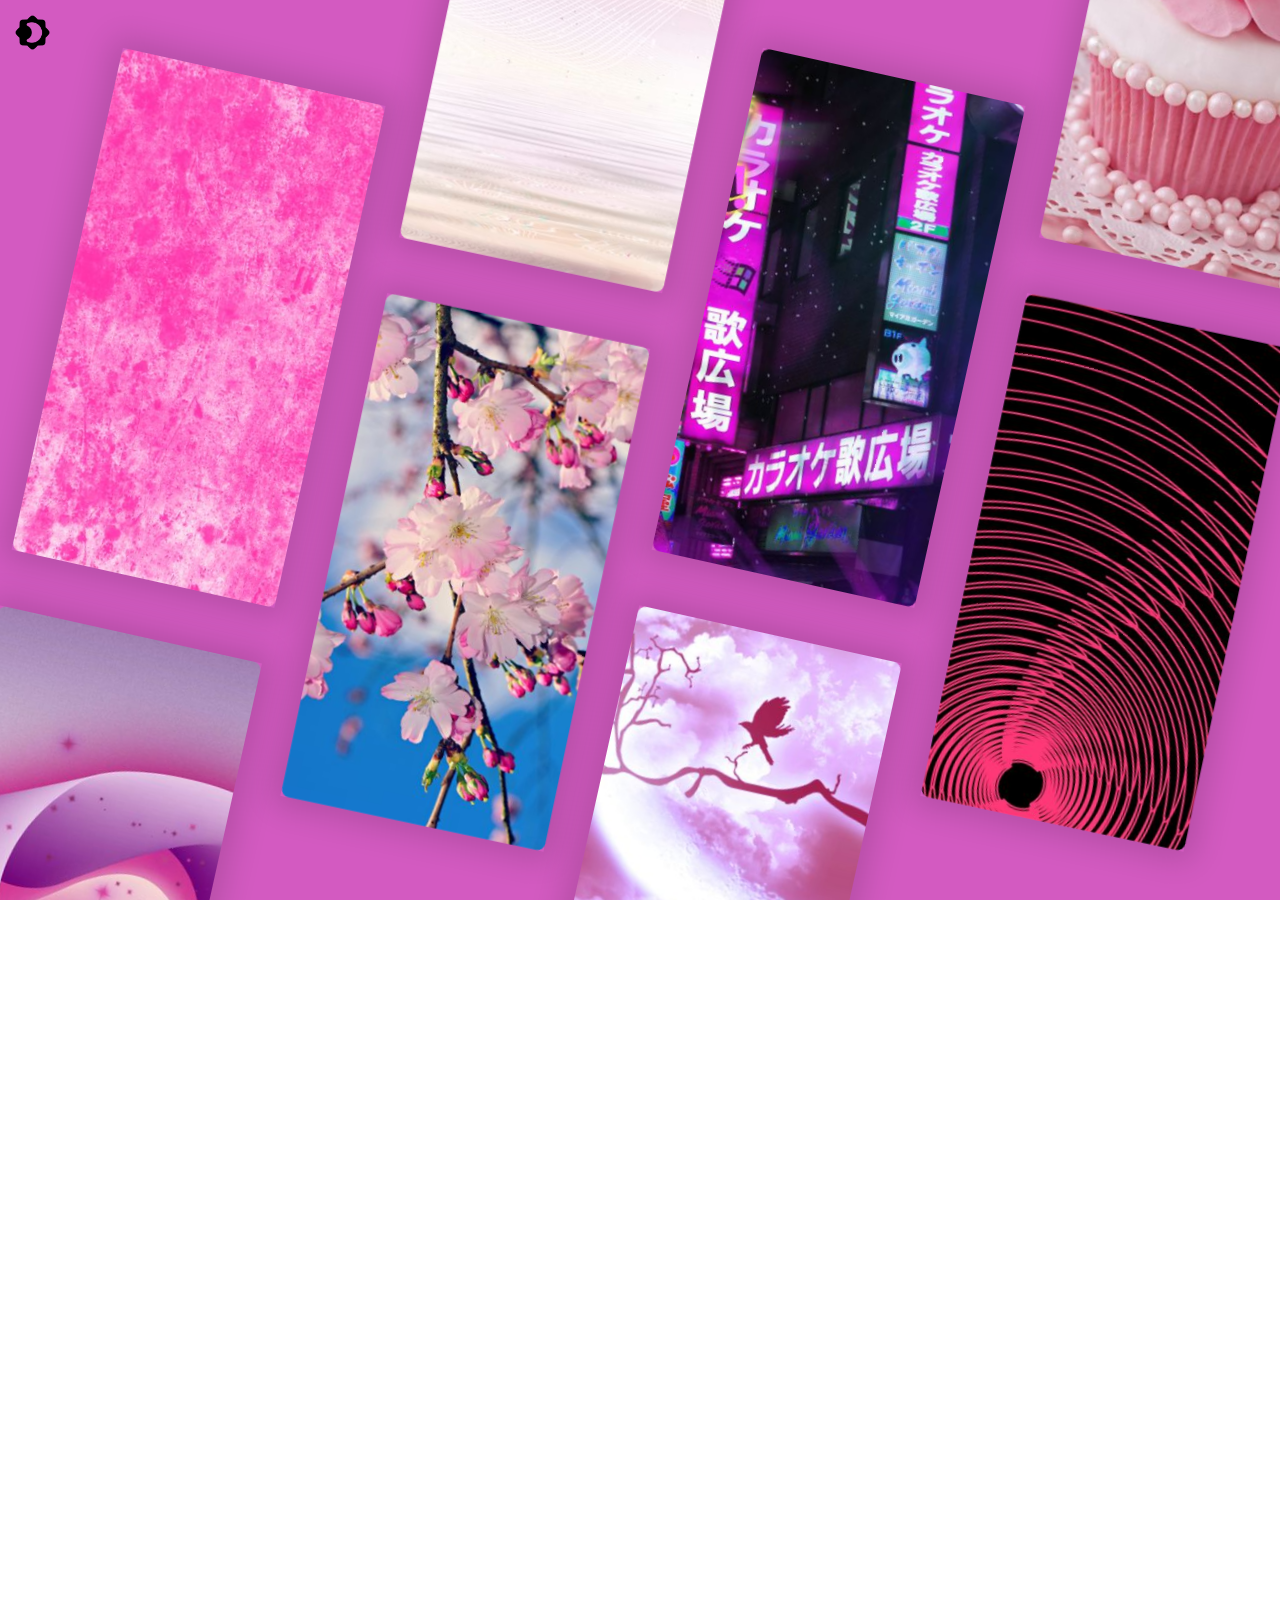
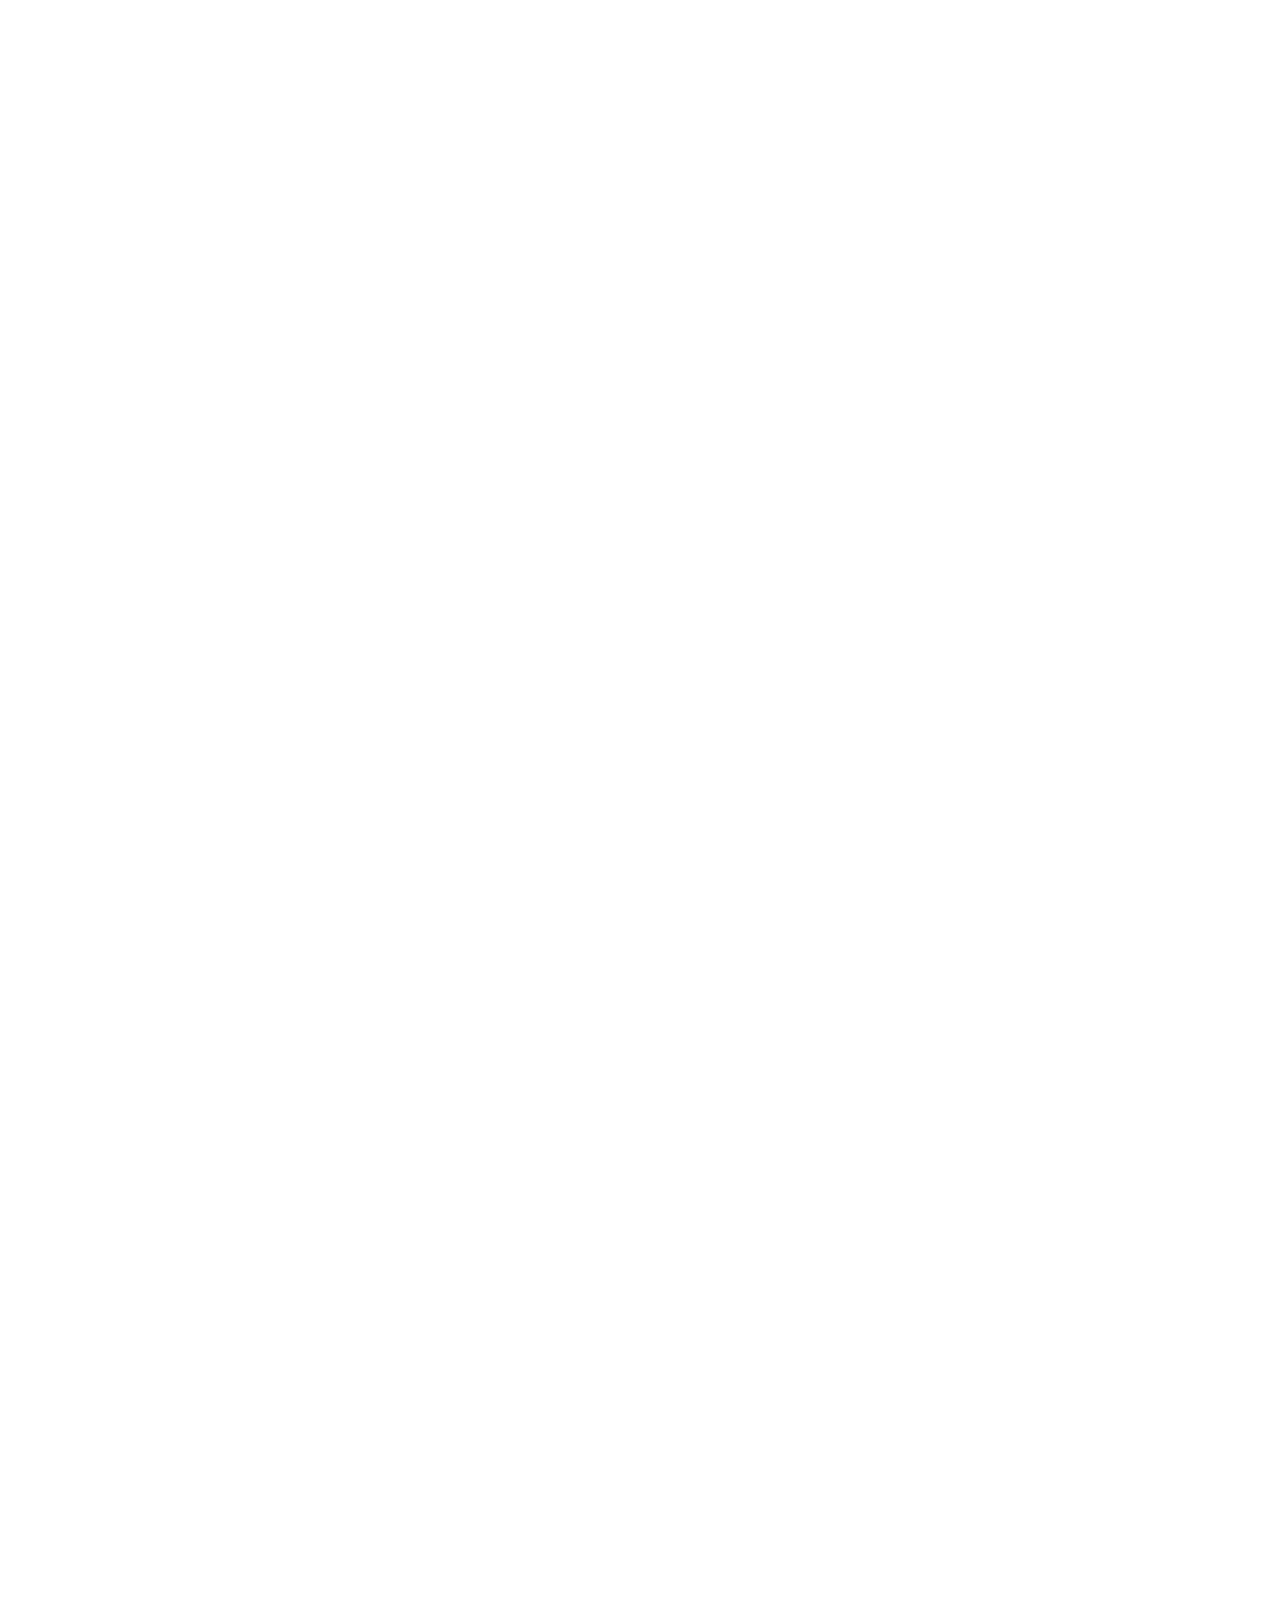
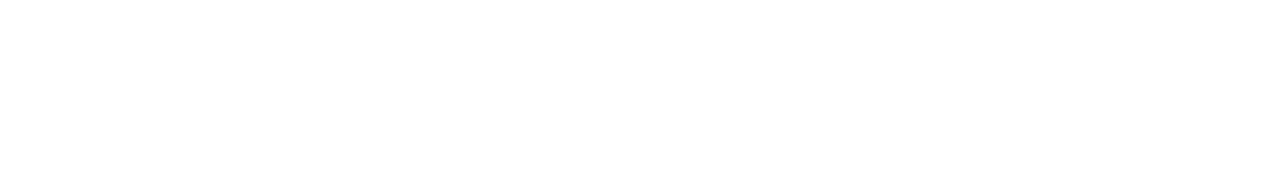
<file: index.html>
<!DOCTYPE html>
<html lang="en">
<head>

	<meta charset="UTF-8">
	<meta http-equiv="X-UA-Compatible" content="IE=edge">
	<meta name="viewport" content="width=device-width, initial-scale=1.0">
	<link rel="shortcut icon" href="favicon.ico" type="image/x-icon">

	<title>Pink Scroll</title>

	<link rel="stylesheet" href="libs/swiper/swiper-bundle.min.css">
	<link rel="stylesheet" href="css/style.css">

	<script src="libs/swiper/swiper-bundle.min.js" defer></script>
	<script src="libs/swiper/bindSwipers.js" defer></script>
	<script src="js/app.js" defer></script>

</head>
<body>

	<div class="main-wrapper">

        <a href="scroll_theme_dark/index.html"><img src="img/dark_theme.png" class="button__dark-theme" alt="Иконка тёмной темы"></a>

		<div class="swiper slider slider1">
			<div class="swiper-wrapper slider__wrapper">
				<div class="swiper-slide slider__item">
					<div class="slider__img" style="background-image: url(img/1.jpeg);"></div>
				</div>
				<div class="swiper-slide slider__item">
					<div class="slider__img" style="background-image: url(img/2.jpeg);"></div>
				</div>
				<div class="swiper-slide slider__item">
					<div class="slider__img" style="background-image: url(img/3.jpeg);"></div>
				</div>
				<div class="swiper-slide slider__item">
					<div class="slider__img" style="background-image: url(img/4.jpeg);"></div>
				</div>
				<div class="swiper-slide slider__item">
					<div class="slider__img" style="background-image: url(img/5.jpeg);"></div>
				</div>
				<div class="swiper-slide slider__item">
					<div class="slider__img" style="background-image: url(img/6.jpeg);"></div>
				</div>
			</div>
		</div>
		<div class="swiper slider slider2">
			<div class="swiper-wrapper slider__wrapper">
				<div class="swiper-slide slider__item">
					<div class="slider__img" style="background-image: url(img/7.jpeg);"></div>
				</div>
				<div class="swiper-slide slider__item">
					<div class="slider__img" style="background-image: url(img/8.jpeg);"></div>
				</div>
				<div class="swiper-slide slider__item">
					<div class="slider__img" style="background-image: url(img/9.jpeg);"></div>
				</div>
				<div class="swiper-slide slider__item">
					<div class="slider__img" style="background-image: url(img/10.jpeg);"></div>
				</div>
				<div class="swiper-slide slider__item">
					<div class="slider__img" style="background-image: url(img/11.jpeg);"></div>
				</div>
				<div class="swiper-slide slider__item">
					<div class="slider__img" style="background-image: url(img/12.jpeg);"></div>
				</div>
			</div>
		</div>
		<div class="swiper slider slider3">
			<div class="swiper-wrapper slider__wrapper">
				<div class="swiper-slide slider__item">
					<div class="slider__img" style="background-image: url(img/13.jpeg);"></div>
				</div>
				<div class="swiper-slide slider__item">
					<div class="slider__img" style="background-image: url(img/14.jpeg);"></div>
				</div>
				<div class="swiper-slide slider__item">
					<div class="slider__img" style="background-image: url(img/15.jpeg);"></div>
				</div>
				<div class="swiper-slide slider__item">
					<div class="slider__img" style="background-image: url(img/16.jpeg);"></div>
				</div>
				<div class="swiper-slide slider__item">
					<div class="slider__img" style="background-image: url(img/17.jpeg);"></div>
				</div>
				<div class="swiper-slide slider__item">
					<div class="slider__img" style="background-image: url(img/18.jpeg);"></div>
				</div>
			</div>
		</div>
		<div class="swiper slider slider4">
			<div class="swiper-wrapper slider__wrapper">
				<div class="swiper-slide slider__item">
					<div class="slider__img" style="background-image: url(img/19.jpeg);"></div>
				</div>
				<div class="swiper-slide slider__item">
					<div class="slider__img" style="background-image: url(img/20.jpeg);"></div>
				</div>
				<div class="swiper-slide slider__item">
					<div class="slider__img" style="background-image: url(img/21.jpeg);"></div>
				</div>
				<div class="swiper-slide slider__item">
					<div class="slider__img" style="background-image: url(img/22.jpeg);"></div>
				</div>
				<div class="swiper-slide slider__item">
					<div class="slider__img" style="background-image: url(img/23.jpeg);"></div>
				</div>
				<div class="swiper-slide slider__item">
					<div class="slider__img" style="background-image: url(img/24.jpeg);"></div>
				</div>
			</div>
		</div>

	</div>

</body>
</html>
</file>
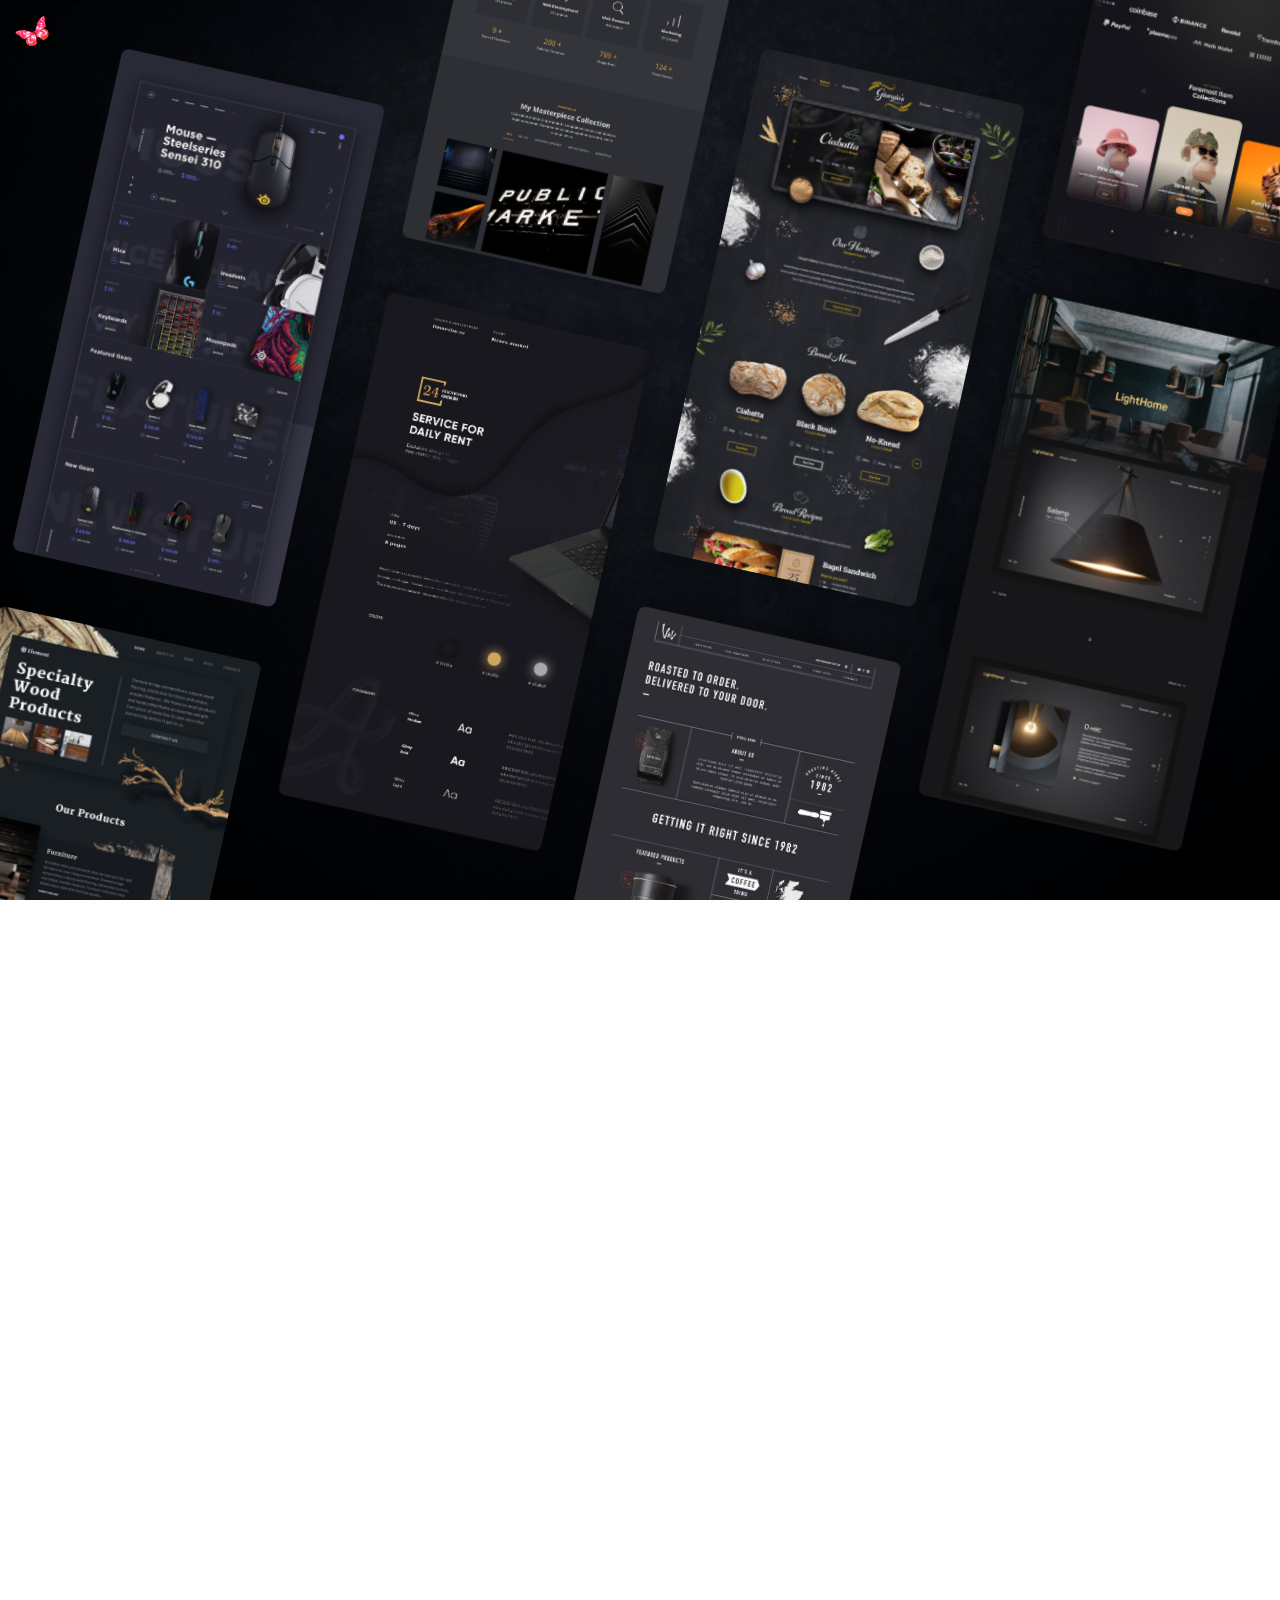
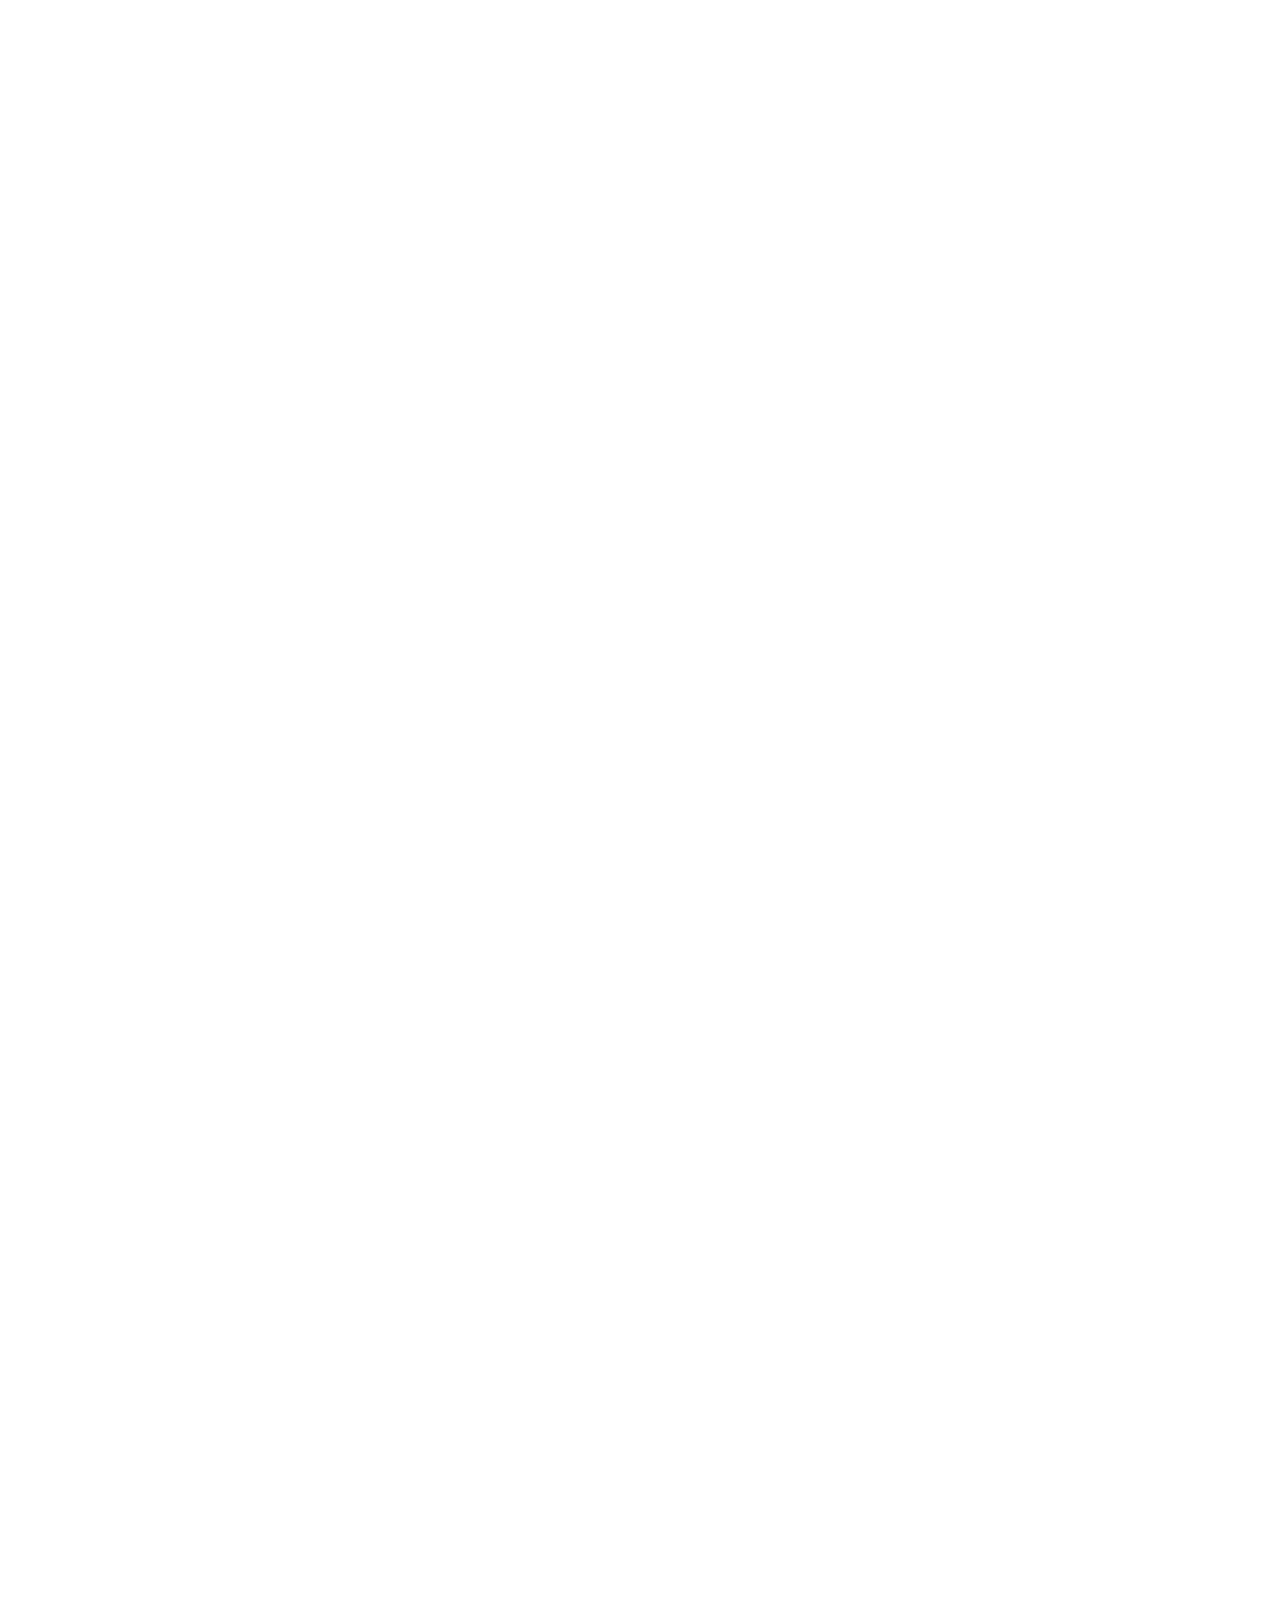
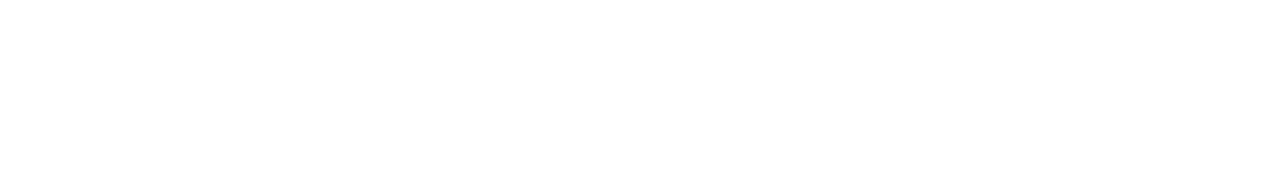
<file: scroll_theme_dark/index.html>
<!DOCTYPE html>
<html lang="en">
<head>

	<meta charset="UTF-8">
	<meta http-equiv="X-UA-Compatible" content="IE=edge">
	<meta name="viewport" content="width=device-width, initial-scale=1.0">
	<link rel="shortcut icon" href="favicon.ico" type="image/x-icon">

	<title>Dark Scroll</title>

	<link rel="stylesheet" href="libs/swiper/swiper-bundle.min.css">
	<link rel="stylesheet" href="css/style.css">

	<script src="libs/swiper/swiper-bundle.min.js" defer></script>
	<script src="libs/swiper/bindSwipers.js" defer></script>
	<script src="js/app.js" defer></script>

</head>
<body>

	<div class="main-wrapper">

		<a href="../index.html"><img src="img/pink_theme.png" class="button__pink-theme" alt="Иконка тёмной темы"></a>

		<div class="swiper slider slider1">
			<div class="swiper-wrapper slider__wrapper">
				<div class="swiper-slide slider__item">
					<div class="slider__img" style="background-image: url(img/1.jpg);"></div>
				</div>
				<div class="swiper-slide slider__item">
					<div class="slider__img" style="background-image: url(img/2.jpg);"></div>
				</div>
				<div class="swiper-slide slider__item">
					<div class="slider__img" style="background-image: url(img/3.jpg);"></div>
				</div>
				<div class="swiper-slide slider__item">
					<div class="slider__img" style="background-image: url(img/4.jpg);"></div>
				</div>
				<div class="swiper-slide slider__item">
					<div class="slider__img" style="background-image: url(img/5.jpg);"></div>
				</div>
				<div class="swiper-slide slider__item">
					<div class="slider__img" style="background-image: url(img/6.jpg);"></div>
				</div>
			</div>
		</div>
		<div class="swiper slider slider2">
			<div class="swiper-wrapper slider__wrapper">
				<div class="swiper-slide slider__item">
					<div class="slider__img" style="background-image: url(img/7.jpg);"></div>
				</div>
				<div class="swiper-slide slider__item">
					<div class="slider__img" style="background-image: url(img/8.jpg);"></div>
				</div>
				<div class="swiper-slide slider__item">
					<div class="slider__img" style="background-image: url(img/9.jpg);"></div>
				</div>
				<div class="swiper-slide slider__item">
					<div class="slider__img" style="background-image: url(img/10.jpg);"></div>
				</div>
				<div class="swiper-slide slider__item">
					<div class="slider__img" style="background-image: url(img/11.jpg);"></div>
				</div>
				<div class="swiper-slide slider__item">
					<div class="slider__img" style="background-image: url(img/12.jpg);"></div>
				</div>
			</div>
		</div>
		<div class="swiper slider slider3">
			<div class="swiper-wrapper slider__wrapper">
				<div class="swiper-slide slider__item">
					<div class="slider__img" style="background-image: url(img/13.jpg);"></div>
				</div>
				<div class="swiper-slide slider__item">
					<div class="slider__img" style="background-image: url(img/14.jpg);"></div>
				</div>
				<div class="swiper-slide slider__item">
					<div class="slider__img" style="background-image: url(img/15.jpg);"></div>
				</div>
				<div class="swiper-slide slider__item">
					<div class="slider__img" style="background-image: url(img/16.jpg);"></div>
				</div>
				<div class="swiper-slide slider__item">
					<div class="slider__img" style="background-image: url(img/17.jpg);"></div>
				</div>
				<div class="swiper-slide slider__item">
					<div class="slider__img" style="background-image: url(img/18.jpg);"></div>
				</div>
			</div>
		</div>
		<div class="swiper slider slider4">
			<div class="swiper-wrapper slider__wrapper">
				<div class="swiper-slide slider__item">
					<div class="slider__img" style="background-image: url(img/19.jpg);"></div>
				</div>
				<div class="swiper-slide slider__item">
					<div class="slider__img" style="background-image: url(img/20.jpg);"></div>
				</div>
				<div class="swiper-slide slider__item">
					<div class="slider__img" style="background-image: url(img/21.jpg);"></div>
				</div>
				<div class="swiper-slide slider__item">
					<div class="slider__img" style="background-image: url(img/22.jpg);"></div>
				</div>
				<div class="swiper-slide slider__item">
					<div class="slider__img" style="background-image: url(img/23.jpg);"></div>
				</div>
				<div class="swiper-slide slider__item">
					<div class="slider__img" style="background-image: url(img/24.jpg);"></div>
				</div>
			</div>
		</div>

	</div>

</body>
</html>
</file>
<file: css/style.css>
* {
	margin: 0;
	padding: 0;
	box-sizing: border-box;
}
:root {
	--index: calc(1vw + 1vh);
	--transition: 1.25s cubic-bezier(.2, .6, 0, 1);
}
html, body {
	height: 100%;
	overflow: hidden;
}
.button__dark-theme {
    margin: 15px;
    width: 35px;
    height: 35px;
    position: absolute;
}
.main-wrapper {
	height: 100%;
	display: flex;
	gap: var(--index);
	background-color: rgb(202 56 180 / 83%);
}
.slider {
	transform: rotate(12.5deg);
	overflow: visible;
}
.slider:nth-child(odd) {
	transform: rotate(192deg);
}
.slider .slider__wrapper {
	transition: var(--transition)!important;
	will-change: transform;
}
.slider__item {
	width: 21vw;
	margin-bottom: calc(var(--index) * 2.6);
	cursor: pointer;
	transition: transform var(--transition);
	will-change: transform;
	box-shadow: rgba(8, 8, 8, 0.15) 0 0 30px 10px;
}
.slider__item:hover {
	transform: scale(1.04);
}
.slider__img {
	width: 100%;
	height: 100%;
	background-size: cover;
	border-radius: 8px;
}
.slider:nth-child(odd) .slider__img {
	transform: rotate(-180deg);
}
</file>
<file: scroll_theme_dark/css/style.css>
* {
	margin: 0;
	padding: 0;
	box-sizing: border-box;
}
:root {
	--index: calc(1vw + 1vh);
	--transition: 1.25s cubic-bezier(.2, .6, 0, 1);
}
html, body {
	height: 100%;
	overflow: hidden;
}
.button__pink-theme {
    margin: 15px;
    width: 35px;
    height: 35px;
    position: absolute;
}
.main-wrapper {
	height: 100%;
	display: flex;
	gap: var(--index);
	background-image: url(../img/bg.jpg);
	background-size: cover;
	background-position: center;
}
.slider {
	transform: rotate(12.5deg);
	overflow: visible;
}
.slider:nth-child(odd) {
	transform: rotate(192.5deg);
}
.slider .slider__wrapper {
	transition: var(--transition)!important;
	will-change: transform;
}
.slider__item {
	width: 21vw;
	margin-bottom: calc(var(--index) * 2.6);
	cursor: pointer;
	transition: transform var(--transition);
	will-change: transform;
	box-shadow: rgb(0 0 0 / .15) 0 0 30px 10px;
}
.slider__item:hover {
	transform: scale(1.04);
}
.slider__img {
	width: 100%;
	height: 100%;
	background-size: cover;
	border-radius: 8px;
}
.slider:nth-child(odd) .slider__img {
	transform: rotate(-180deg);
}
</file>
